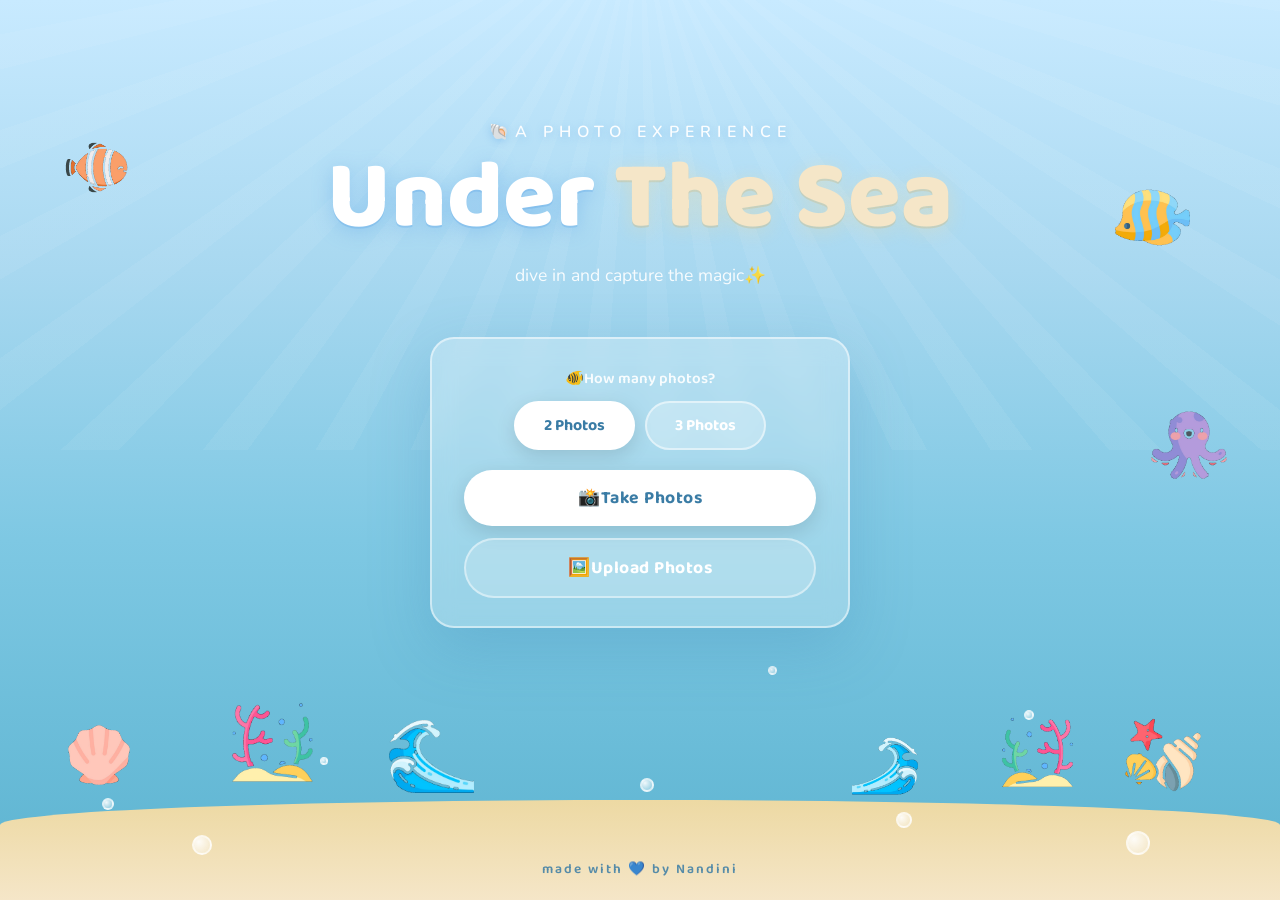
<file: index.html>
<!DOCTYPE html>
<html lang="en">
<head>
    <meta charset="UTF-8"/>
    <meta name="viewport" content="width=device-width, initial-scale=1.0"/>
    <title>Under The Sea🌊</title>
    <link rel="icon" type="image/x-icon" href="assets/favicon.ico"/>
    <link href="https://fonts.googleapis.com/css2?family=Baloo+2:wght@400;600;800&family=Nunito:wght@400;600&display=swap" rel="stylesheet"/>
    <link rel="stylesheet" href="css/style.css"/>
    <link rel="stylesheet" href="css/index.css"/>
</head>
<body>

<div class="ocean-bg"></div>
<div class="light-rays"></div>
<div class="sand-floor"></div>

<div class="content">
    <div class="title-wrap">
        <p class="subtitle">🐚a photo experience</p>
        <h1>Under <span>The Sea</span></h1>
        <p class="tagline">dive in and capture the magic✨</p>
    </div>

    <div class="booth-card glass-card">

        <!-- Photo count picker -->
        <p class="picker-label">🐠How many photos?</p>
        <div class="count-picker">
            <button class="count-btn active" data-count="2" onclick="selectCount(2)">2 Photos</button>
            <button class="count-btn" data-count="3" onclick="selectCount(3)">3 Photos</button>
        </div>

        <div class="btn-group">
            <button class="btn btn-primary" onclick="goToBooth(false)">
                📸Take Photos
            </button>
            <button class="btn btn-secondary" onclick="goToBooth(true)">
                🖼️Upload Photos
            </button>
        </div>
    </div>
</div>

<p class="credit">made with 💙 by Nandini</p>

<script src="js/assets.js"></script>
<script src="js/index.js"></script>
<script>
    let selectedCount = 2;

    function selectCount(n) {
        selectedCount = n;
        document.querySelectorAll(".count-btn").forEach(btn => {
            btn.classList.toggle("active", parseInt(btn.dataset.count) === n);
        });
    }

    function goToBooth(upload) {
        const url = upload
            ? `booth.html?upload=true&photos=${selectedCount}`
            : `booth.html?photos=${selectedCount}`;
        window.location.href = url;
    }
</script>
</body>
</html>
</file>
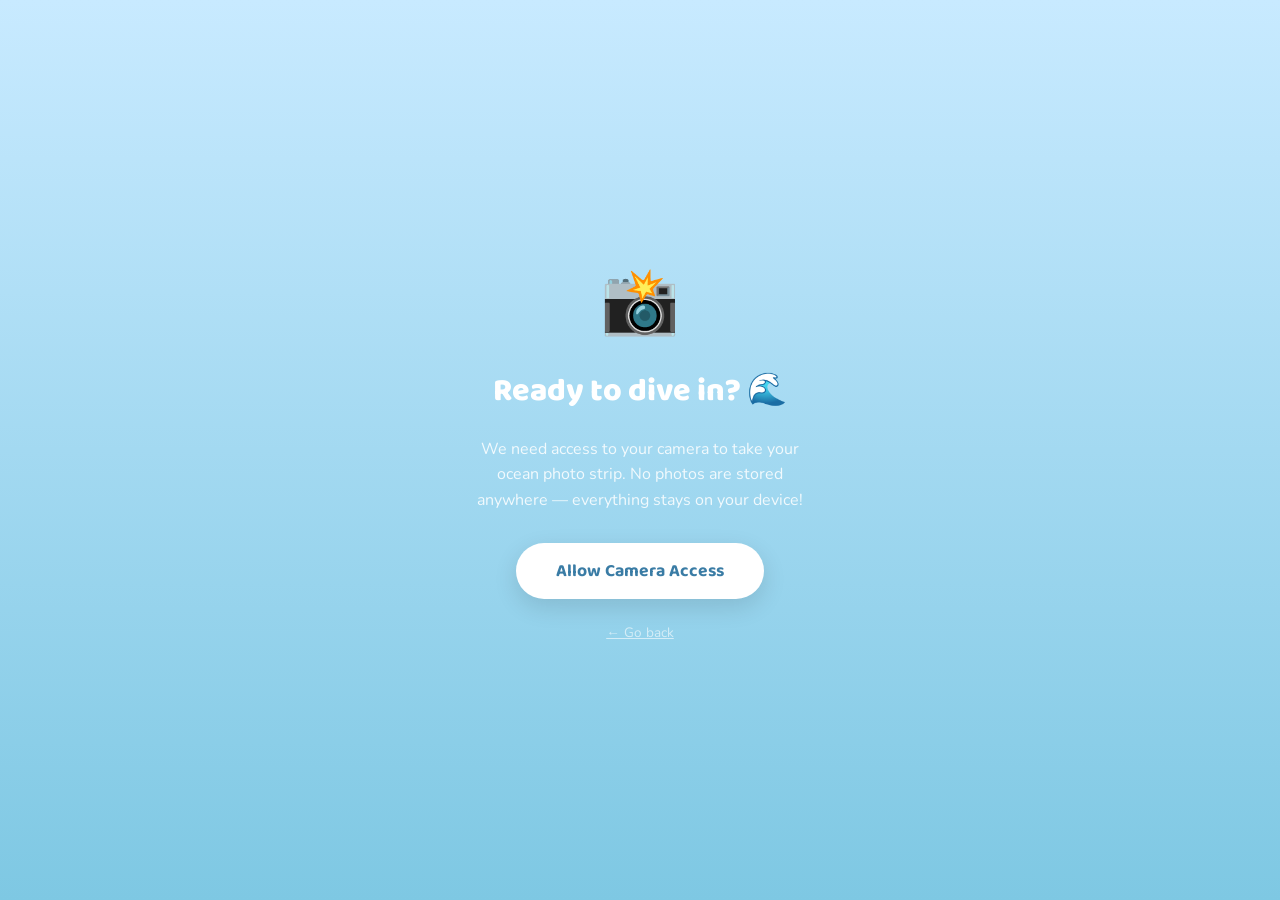
<file: booth.html>
<!DOCTYPE html>
<html lang="en">
<head>
    <meta charset="UTF-8"/>
    <meta name="viewport" content="width=device-width, initial-scale=1.0"/>
    <title>Under The Sea — Booth 📸</title>
    <link rel="icon" type="image/x-icon" href="assets/favicon.ico"/>
    <link href="https://fonts.googleapis.com/css2?family=Baloo+2:wght@400;600;800&family=Nunito:wght@400;600&display=swap" rel="stylesheet"/>
    <link rel="stylesheet" href="css/style.css"/>
    <link rel="stylesheet" href="css/booth.css"/>
</head>
<body>

<div class="light-rays"></div>
<div class="sand-floor"></div>
<div class="flash" id="flash"></div>

<!-- Permission Screen -->
<div class="permission-screen" id="permScreen">
    <div style="font-size:4rem">📸</div>
    <h2>Ready to dive in? 🌊</h2>
    <p>We need access to your camera to take your ocean photo strip. No photos are stored anywhere — everything stays on your device!</p>
    <button class="allow-btn" onclick="startCamera()">Allow Camera Access</button>
    <a href="index.html" style="color:rgba(255,255,255,.6);font-size:.85rem;margin-top:4px;">← Go back</a>
</div>

<!-- Nav -->
<nav>
    <a class="nav-logo" href="index.html">🌊 Under The Sea</a>
    <a class="nav-back" href="index.html">← Back</a>
</nav>

<!-- Main Layout -->
<div class="main">

    <!-- Camera -->
    <div class="camera-section">
        <div class="camera-frame" id="cameraFrame">
            <div class="frame-top">
                <span class="frame-top-title">✦ UNDER THE SEA ✦</span>
            </div>
            <video id="video" autoplay playsinline muted></video>
            <div class="countdown-overlay" id="countdownOverlay">
                <span class="countdown-number" id="countdownNum">3</span>
            </div>
            <div class="frame-bottom">
                <span class="frame-credit">by nandini ✦</span>
            </div>
        </div>

        <!-- Upload Mode Screen — slots injected by booth.js -->
        <div class="upload-screen" id="uploadScreen">
            <p class="upload-title">🖼️ Upload Your Photos</p>
            <p class="upload-subtitle" id="uploadSubtitle">Choose photos from your device</p>
            <div class="upload-slots" id="uploadSlots"></div>
            <p class="upload-status" id="uploadStatus">🐠 Upload your photos to create your strip!</p>
        </div>

        <p class="status-msg" id="statusMsg">🐠 Click capture to start your photo strip!</p>

        <button class="capture-btn" id="captureBtn" onclick="startCapture()">
            📸 Capture
        </button>
    </div>

    <!-- Strip Preview — slots injected by booth.js -->
    <div class="strip-section">
        <p class="section-label">📸 Your Strip</p>
        <div class="strip-wrapper glass-card">
            <div class="strip-inner" id="stripInner"></div>
            <div class="strip-bottom-deco"></div>
        </div>
        <button class="next-btn btn" id="nextBtn" onclick="goToStickers()">
            Add Stickers ✨
        </button>
    </div>

</div>

<canvas id="canvas" style="display:none;"></canvas>
<script src="js/assets.js"></script>
<script src="js/booth.js"></script>
</body>
</html>
</file>
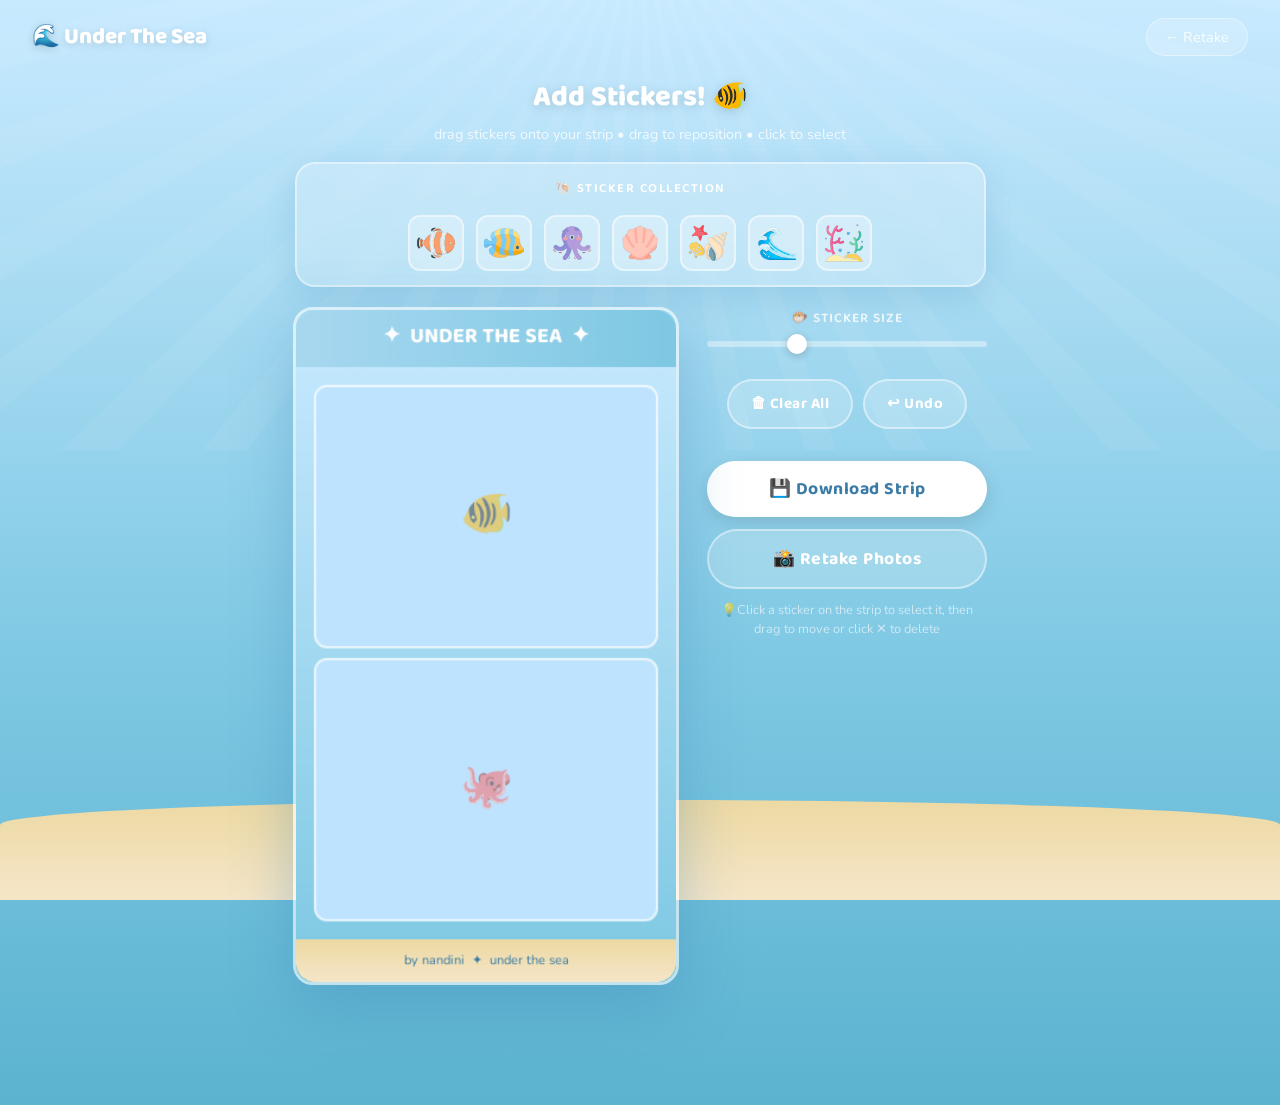
<file: stickers.html>
<!DOCTYPE html>
<html lang="en">
<head>
    <meta charset="UTF-8"/>
    <meta name="viewport" content="width=device-width, initial-scale=1.0"/>
    <title>Under The Sea — Add Stickers ✨</title>
    <link rel="icon" type="image/x-icon" href="assets/favicon.ico"/>
    <link href="https://fonts.googleapis.com/css2?family=Baloo+2:wght@400;600;800&family=Nunito:wght@400;600&display=swap" rel="stylesheet"/>
    <link rel="stylesheet" href="css/style.css"/>
    <link rel="stylesheet" href="css/stickers.css"/>
</head>
<body>

<div class="light-rays"></div>
<div class="sand-floor"></div>
<div class="dl-flash" id="dlFlash"></div>

<!-- Nav -->
<nav>
    <a class="nav-logo" href="index.html">🌊 Under The Sea</a>
    <a class="nav-back" href="booth.html">← Retake</a>
</nav>

<!-- Page Title -->
<div class="page-title">
    <h2>Add Stickers! 🐠</h2>
    <p>drag stickers onto your strip • drag to reposition • click to select</p>
</div>

<!-- Sticker Tray (populated by stickers.js) -->
<div class="sticker-tray" id="stickerTray">
    <div class="tray-label">🐚 sticker collection</div>
</div>

<!-- Main -->
<div class="main">

    <!-- Strip Canvas -->
    <div class="strip-wrapper">
        <div class="canvas-container" id="canvasContainer">
            <canvas id="stripCanvas"></canvas>
            <div id="stickerLayer"></div>
        </div>
    </div>

    <!-- Controls -->
    <div class="controls">
        <p class="control-label">🐡 sticker size</p>
        <input type="range" class="size-slider" id="sizeSlider" min="30" max="160" value="70"/>

        <div style="height:8px;"></div>

        <div class="btn-row">
            <button class="btn btn-secondary" onclick="clearStickers()">🗑 Clear All</button>
            <button class="btn btn-secondary" onclick="undoLast()">↩ Undo</button>
        </div>

        <div style="height:8px;"></div>

        <button class="btn btn-primary btn-full" onclick="downloadStrip()">
            💾 Download Strip
        </button>

        <button class="btn btn-secondary btn-full" onclick="window.location.href='booth.html'">
            📸 Retake Photos
        </button>

        <p class="hint">💡Click a sticker on the strip to select it, then drag to move or click ✕ to delete</p>
    </div>

</div>

<script src="js/assets.js"></script>
<script src="js/stickers.js"></script>
</body>
</html>
</file>
<file: css/style.css>
/* ============================================
   Under The Sea — Photo Booth
   style.css  |  shared across all pages
   ============================================ */

/* Google Fonts imported in each HTML head */

:root {
    --bg:      #D9F1FF;
    --surface: #BEE3FF;
    --accent:  #7BC3FF;
    --deep:    #5BA8E5;
    --sand:    #F5E6C8;
    --sand2:   #EDD9A3;
    --text:    #3A7CA5;
    --white:   #FFFFFF;

    --top-bar-1: #a8d8f0;
    --top-bar-2: #7ec8e3;
}

/* ── RESET ────────────────────────────────── */
*, *::before, *::after { margin:0; padding:0; box-sizing:border-box; }

body {
    font-family: 'Nunito', sans-serif;
    background: linear-gradient(180deg, #c8eaff 0%, #7ec8e3 60%, #5bb3d0 100%);
    min-height: 100vh;
    overflow-x: hidden;
    position: relative;
}

/* ── OCEAN BACKGROUND LAYERS ──────────────── */
.ocean-bg {
    position: fixed; inset: 0;
    background: linear-gradient(180deg,
    #c8eaff 0%, #a8d8f0 30%, #7ec8e3 60%, #5bb3d0 100%);
    z-index: 0;
}

.light-rays {
    position: fixed; top: -10%; left: 50%;
    transform: translateX(-50%);
    width: 200%; height: 60%;
    background: repeating-conic-gradient(
            from 0deg at 50% 0%,
            rgba(255,255,255,.06) 0deg 3deg,
            transparent 3deg 8deg
    );
    z-index: 0; pointer-events: none;
    animation: rayShimmer 8s ease-in-out infinite;
}

.sand-floor {
    position: fixed; bottom: 0; left: 0; right: 0; height: 100px;
    background: linear-gradient(180deg, var(--sand2) 0%, var(--sand) 100%);
    border-radius: 60% 60% 0 0 / 30px 30px 0 0;
    z-index: 1; pointer-events: none;
}

/* ── BUBBLES ──────────────────────────────── */
.bubble {
    position: fixed; border-radius: 50%;
    background: radial-gradient(circle at 30% 30%,
    rgba(255,255,255,.9), rgba(255,255,255,.2));
    border: 2px solid rgba(255,255,255,.6);
    animation: floatBubble linear infinite;
    z-index: 2; pointer-events: none;
}

/* ── FLOATING STICKERS (landing decorations) */
.float-sticker {
    position: fixed; z-index: 2; pointer-events: none;
    animation: floatBob ease-in-out infinite;
}
.sway {
    animation: sway ease-in-out infinite !important;
}
.side-sticker {
    position: fixed; z-index: 2; pointer-events: none;
    animation: floatBob ease-in-out infinite;
}

/* ── NAV ──────────────────────────────────── */
nav {
    position: relative; z-index: 20;
    display: flex; align-items: center; justify-content: space-between;
    padding: 18px 32px;
}
.nav-logo {
    font-family: 'Baloo 2', cursive; font-weight: 800; font-size: 1.4rem;
    color: white; text-decoration: none;
    text-shadow: 0 2px 10px rgba(0,0,0,.15);
}
.nav-back {
    font-family: 'Nunito', sans-serif; font-size: .9rem;
    color: rgba(255,255,255,.85); text-decoration: none;
    background: rgba(255,255,255,.2);
    border: 1.5px solid rgba(255,255,255,.4);
    border-radius: 50px; padding: 8px 18px;
    transition: all .2s;
}
.nav-back:hover { background: rgba(255,255,255,.35); transform: translateY(-2px); }

/* ── BUTTONS ──────────────────────────────── */
.btn {
    font-family: 'Baloo 2', cursive; font-weight: 700;
    border: none; border-radius: 50px;
    cursor: pointer; transition: all .2s;
    letter-spacing: .5px;
}
.btn-primary {
    background: white; color: var(--text);
    box-shadow: 0 6px 20px rgba(0,0,0,.12);
}
.btn-primary:hover  { transform: translateY(-3px); box-shadow: 0 12px 28px rgba(0,0,0,.18); }
.btn-secondary {
    background: rgba(255,255,255,.2); color: white;
    border: 2px solid rgba(255,255,255,.45);
}
.btn-secondary:hover { background: rgba(255,255,255,.35); transform: translateY(-2px); }
.btn:disabled { opacity: .5; cursor: not-allowed; transform: none !important; }

/* ── GLASS CARD ───────────────────────────── */
.glass-card {
    background: rgba(255,255,255,.25);
    backdrop-filter: blur(12px);
    border: 2px solid rgba(255,255,255,.5);
    border-radius: 24px;
    box-shadow: 0 20px 60px rgba(59,130,180,.25);
}

/* ── SECTION LABEL ────────────────────────── */
.section-label {
    font-family: 'Baloo 2', cursive; font-weight: 600; font-size: 1rem;
    color: white; letter-spacing: 2px; text-transform: uppercase;
    text-shadow: 0 2px 8px rgba(0,0,0,.15);
}

/* ── DOWNLOAD FLASH ───────────────────────── */
.dl-flash {
    position: fixed; inset: 0; z-index: 200;
    background: white; opacity: 0; pointer-events: none;
    transition: opacity .1s;
}
.dl-flash.active { opacity: 1; }

/* ── KEYFRAMES ────────────────────────────── */
@keyframes rayShimmer {
    0%, 100% { opacity: .4; }
    50%       { opacity: .8; }
}
@keyframes floatBubble {
    0%   { transform: translateY(0) scale(1);   opacity: .8; }
    100% { transform: translateY(-100vh) scale(.7); opacity: 0; }
}
@keyframes floatBob {
    0%, 100% { transform: translateY(0px)   rotate(0deg); }
    50%       { transform: translateY(-18px) rotate(3deg); }
}
@keyframes sway {
    0%, 100% { transform: rotate(-8deg) translateY(0); }
    50%       { transform: rotate(8deg)  translateY(-8px); }
}
@keyframes fadeDown {
    from { opacity: 0; transform: translateY(-30px); }
    to   { opacity: 1; transform: translateY(0); }
}
@keyframes fadeUp {
    from { opacity: 0; transform: translateY(30px); }
    to   { opacity: 1; transform: translateY(0); }
}
@keyframes countPop {
    0%   { transform: scale(1.8); opacity: 0; }
    40%  { transform: scale(.9);  opacity: 1; }
    100% { transform: scale(1);   opacity: 1; }
}
</file>
<file: css/index.css>
/* ============================================
   Under The Sea — Photo Booth
   index.css  |  landing page only
   ============================================ */

/* ── MAIN CONTENT ─────────────────────────── */
.content {
    position: relative; z-index: 10;
    display: flex; flex-direction: column;
    align-items: center; justify-content: center;
    min-height: 100vh;
    padding: 40px 20px 160px;
    text-align: center;
}

/* ── TITLE ────────────────────────────────── */
.title-wrap {
    margin-bottom: 10px;
    animation: fadeDown 1s ease both;
}
.subtitle {
    font-family: 'Nunito', sans-serif;
    font-size: 1rem;
    font-weight: 600;
    color: rgba(255,255,255,.95);
    letter-spacing: 6px;
    text-transform: uppercase;
    margin-bottom: 8px;
    animation: fadeDown 1s .2s ease both;
    text-shadow: 0 2px 8px rgba(91,163,229,.4);
}
h1 {
    font-family: 'Baloo 2', cursive; font-weight: 800;
    font-size: clamp(3rem, 9vw, 6rem);
    color: white; line-height: 1;
    text-shadow: 0 4px 20px rgba(91,163,229,.4), 0 2px 0 rgba(91,163,229,.3);
    margin-bottom: 6px;
    animation: fadeDown 1s .3s ease both;
}
h1 span {
    color: var(--sand);
    text-shadow: 0 4px 20px rgba(237,217,163,.4), 0 2px 0 rgba(200,170,100,.3);
}
.tagline {
    font-size: 1.1rem; color: rgba(255,255,255,.9);
    margin: 16px 0 40px;
    animation: fadeDown 1s .5s ease both;
}

/* ── BOOTH PREVIEW CARD ───────────────────── */
.booth-card {
    padding: 28px 32px;
    width: min(420px, 90vw);
    animation: fadeUp 1s .6s ease both;
    margin-bottom: 32px;
}
.strip-preview {
    display: flex; flex-direction: column; gap: 8px;
    margin-bottom: 24px;
}
.photo-slot {
    height: 100px;
    background: rgba(255,255,255,.4);
    border-radius: 12px;
    border: 2px dashed rgba(255,255,255,.7);
    display: flex; align-items: center; justify-content: center;
    color: rgba(255,255,255,.7); font-size: 2rem;
}
.strip-label {
    font-family: 'Baloo 2', cursive; font-size: .85rem; font-weight: 600;
    color: white; opacity: .7;
    text-transform: uppercase; letter-spacing: 2px;
    margin-bottom: 12px;
}
.btn-group {
    display: flex; flex-direction: column; gap: 12px; width: 100%;
}
.btn-group .btn { font-size: 1.1rem; padding: 14px 32px; }

/* ── CREDIT ───────────────────────────────── */
.credit {
    position: fixed; bottom: 20px; left: 50%;
    transform: translateX(-50%);
    font-family: 'Baloo 2', cursive;
    font-size: .85rem;
    font-weight: 600;
    color: var(--text-dark, #3A7CA5);
    z-index: 10;
    letter-spacing: 2px;
    opacity: 0.85;
    white-space: nowrap;
}
/* ── PHOTO COUNT PICKER ───────────────────── */
.picker-label {
    font-family: 'Baloo 2', cursive; font-size: .95rem; font-weight: 600;
    color: white; opacity: .9;
    margin-bottom: 10px; text-align: center;
}
.count-picker {
    display: flex; gap: 10px; justify-content: center;
    margin-bottom: 20px;
}
.count-btn {
    font-family: 'Baloo 2', cursive; font-size: 1rem; font-weight: 700;
    background: rgba(255,255,255,.25);
    color: white; border: 2px solid rgba(255,255,255,.5);
    border-radius: 50px; padding: 10px 28px;
    cursor: pointer; transition: all .2s;
}
.count-btn:hover {
    background: rgba(255,255,255,.4);
    border-color: white;
    transform: translateY(-2px);
}
.count-btn.active {
    background: white;
    color: var(--text);
    border-color: white;
    box-shadow: 0 6px 20px rgba(0,0,0,.12);
}
</file>
<file: css/booth.css>
/* ============================================
   Under The Sea — Photo Booth
   booth.css  |  camera capture page
   ============================================ */

/* ── MAIN LAYOUT ──────────────────────────── */
.main {
    position: relative; z-index: 10;
    display: flex; gap: 32px;
    align-items: flex-start; justify-content: center;
    padding: 10px 20px 120px;
    flex-wrap: wrap;
}

/* ── CAMERA SECTION ───────────────────────── */
.camera-section {
    display: flex; flex-direction: column;
    align-items: center; gap: 16px;
}

.camera-frame {
    position: relative;
    background: rgba(255,255,255,.2);
    backdrop-filter: blur(8px);
    border: 3px solid rgba(255,255,255,.6);
    border-radius: 20px; overflow: hidden;
    box-shadow: 0 20px 60px rgba(59,130,180,.3);
    width: min(460px, 90vw);
}

/* ocean frame top bar */
.frame-top {
    position: absolute; top: 0; left: 0; right: 0; height: 52px;
    background: linear-gradient(135deg, #a8d8f0, #7ec8e3);
    border-bottom: 3px solid rgba(255,255,255,.5);
    display: flex; align-items: center; justify-content: center;
    z-index: 5;
}
.frame-top-title {
    font-family: 'Baloo 2', cursive; font-weight: 800; font-size: 1.1rem;
    color: white; letter-spacing: 2px;
    text-shadow: 0 2px 8px rgba(0,0,0,.15);
}

/* ocean frame bottom bar */
.frame-bottom {
    position: absolute; bottom: 0; left: 0; right: 0; height: 40px;
    background: linear-gradient(135deg, var(--sand2), var(--sand));
    border-top: 3px solid rgba(255,255,255,.4);
    display: flex; align-items: center;
    justify-content: flex-end; padding-right: 12px;
    z-index: 5;
}
.frame-credit {
    font-size: .65rem; color: rgba(91,163,229,.8);
    font-family: 'Nunito', sans-serif;
}

/* mini decorations inside frame */
.frame-deco {
    position: absolute; z-index: 4; pointer-events: none;
    animation: floatBob ease-in-out infinite;
}

#video {
    display: block; width: 100%;
    aspect-ratio: 4/3; object-fit: cover;
    margin-top: 52px; margin-bottom: 40px;
    transform: scaleX(-1);
}

/* ── COUNTDOWN OVERLAY ────────────────────── */
.countdown-overlay {
    position: absolute; inset: 0; z-index: 15;
    display: flex; align-items: center; justify-content: center;
    background: rgba(0,0,0,.35); backdrop-filter: blur(2px);
    opacity: 0; pointer-events: none;
    transition: opacity .3s;
}
.countdown-overlay.active { opacity: 1; pointer-events: all; }

.countdown-number {
    font-family: 'Baloo 2', cursive; font-weight: 800;
    font-size: 9rem; color: white;
    text-shadow: 0 4px 30px rgba(0,0,0,.4);
    animation: countPop .8s ease;
}

/* ── CAMERA FLASH ─────────────────────────── */
.flash {
    position: fixed; inset: 0; z-index: 100;
    background: white; opacity: 0; pointer-events: none;
    transition: opacity .1s;
}
.flash.active { opacity: 1; }

/* ── CAPTURE BUTTON ───────────────────────── */
.capture-btn {
    font-family: 'Baloo 2', cursive; font-size: 1.15rem; font-weight: 700;
    background: white; color: var(--text);
    border: none; border-radius: 50px;
    padding: 15px 44px; cursor: pointer;
    box-shadow: 0 8px 24px rgba(0,0,0,.12);
    transition: all .2s;
    display: flex; align-items: center; gap: 10px;
}
.capture-btn:hover   { transform: translateY(-3px); box-shadow: 0 14px 32px rgba(0,0,0,.18); }
.capture-btn:disabled { opacity: .5; cursor: not-allowed; transform: none; }

.status-msg {
    font-size: .95rem; color: rgba(255,255,255,.9);
    min-height: 24px; text-align: center;
}

/* ── PHOTO STRIP PREVIEW ──────────────────── */
.strip-section {
    display: flex; flex-direction: column;
    align-items: center; gap: 16px;
}

.strip-wrapper {
    padding: 16px; width: min(220px, 85vw);
}

.strip-inner { display: flex; flex-direction: column; gap: 8px; }

.strip-slot {
    width: 100%; aspect-ratio: 4/3;
    background: rgba(255,255,255,.3);
    border-radius: 12px;
    border: 2px dashed rgba(255,255,255,.6);
    display: flex; align-items: center; justify-content: center;
    font-size: 2.5rem; overflow: hidden;
    transition: all .3s;
}
.strip-slot img {
    width: 100%; height: 100%; object-fit: cover; border-radius: 10px;
}

.strip-bottom-deco {
    display: flex; justify-content: center; gap: 8px;
    padding: 10px 0 4px;
}
.strip-bottom-deco img { width: 28px; height: 28px; object-fit: contain; }

/* ── NEXT BUTTON ──────────────────────────── */
.next-btn {
    font-family: 'Baloo 2', cursive; font-size: 1.05rem; font-weight: 700;
    background: white; color: var(--text);
    border: none; border-radius: 50px;
    padding: 13px 36px; cursor: pointer;
    box-shadow: 0 6px 20px rgba(0,0,0,.12);
    transition: all .2s;
    opacity: 0; pointer-events: none;
}
.next-btn.visible {
    opacity: 1; pointer-events: all;
    animation: fadeUp .5s ease;
}
.next-btn:hover { transform: translateY(-3px); box-shadow: 0 10px 28px rgba(0,0,0,.18); }

/* ── UPLOAD MODE SCREEN ───────────────────── */
.upload-screen {
    display: none;
    flex-direction: column; align-items: center; gap: 20px;
    width: min(460px, 90vw);
}

.upload-title {
    font-family: 'Baloo 2', cursive; font-weight: 800; font-size: 1.3rem;
    color: white; text-align: center;
    text-shadow: 0 2px 10px rgba(0,0,0,.15);
}
.upload-subtitle {
    font-size: .9rem; color: rgba(255,255,255,.8);
    text-align: center; margin-top: -12px;
}

.upload-slots {
    display: flex; flex-direction: column; gap: 14px; width: 100%;
}

.upload-slot {
    position: relative;
    width: 100%; height: 160px;
    background: rgba(255,255,255,.2);
    backdrop-filter: blur(8px);
    border: 3px dashed rgba(255,255,255,.6);
    border-radius: 16px; overflow: hidden;
    cursor: pointer; transition: all .2s;
    display: flex; align-items: center; justify-content: center;
}
.upload-slot:hover {
    background: rgba(255,255,255,.32);
    border-color: rgba(255,255,255,.9);
    transform: translateY(-2px);
}
.upload-slot-label {
    display: flex; flex-direction: column; align-items: center; gap: 6px;
    color: white; pointer-events: none; z-index: 1;
}
.upload-slot-label span:first-child { font-size: 2rem; }
.upload-slot-label span:last-child {
    font-family: 'Baloo 2', cursive; font-size: .95rem; font-weight: 600;
    opacity: .9;
}
.upload-slot input[type="file"] {
    position: absolute; inset: 0;
    opacity: 0; cursor: pointer; width: 100%; height: 100%;
}
#uploadPreview0, #uploadPreview1 {
    position: absolute; inset: 0; z-index: 2;
    pointer-events: none;
}

.upload-status {
    font-size: .95rem; color: rgba(255,255,255,.9);
    text-align: center; min-height: 24px;
}

/* ── PERMISSION SCREEN ────────────────────── */
.permission-screen {
    position: fixed; inset: 0; z-index: 50;
    background: linear-gradient(180deg, #c8eaff 0%, #7ec8e3 100%);
    display: flex; flex-direction: column;
    align-items: center; justify-content: center;
    gap: 20px; padding: 40px;
}
.permission-screen h2 {
    font-family: 'Baloo 2', cursive; font-weight: 800; font-size: 2rem;
    color: white; text-align: center;
}
.permission-screen p {
    color: rgba(255,255,255,.85); text-align: center;
    max-width: 340px; line-height: 1.6;
}
.allow-btn {
    font-family: 'Baloo 2', cursive; font-size: 1.1rem; font-weight: 700;
    background: white; color: var(--text);
    border: none; border-radius: 50px;
    padding: 14px 40px; cursor: pointer;
    box-shadow: 0 8px 24px rgba(0,0,0,.12);
    transition: all .2s; margin-top: 10px;
}
.allow-btn:hover { transform: translateY(-3px); box-shadow: 0 14px 32px rgba(0,0,0,.18); }
</file>
<file: css/stickers.css>
/* ============================================
   Under The Sea — Photo Booth
   stickers.css  |  sticker editor page
   ============================================ */

/* ── PAGE TITLE ───────────────────────────── */
.page-title {
    text-align: center; margin-bottom: 18px;
    position: relative; z-index: 10;
}
.page-title h2 {
    font-family: 'Baloo 2', cursive; font-weight: 800; font-size: 1.8rem;
    color: white; text-shadow: 0 2px 12px rgba(0,0,0,.15);
}
.page-title p {
    font-size: .9rem; color: rgba(255,255,255,.8); margin-top: 4px;
}

/* ── STICKER TRAY ─────────────────────────── */
.sticker-tray {
    position: relative; z-index: 10;
    display: flex; align-items: center; justify-content: center;
    gap: 12px; flex-wrap: wrap;
    margin: 0 auto 20px;
    background: rgba(255,255,255,.22);
    backdrop-filter: blur(10px);
    border: 2px solid rgba(255,255,255,.45);
    border-radius: 20px;
    padding: 14px 20px;
    width: fit-content; max-width: 90vw;
    box-shadow: 0 8px 32px rgba(59,130,180,.2);
}
.tray-label {
    font-family: 'Baloo 2', cursive; font-size: .8rem; font-weight: 600;
    color: white; letter-spacing: 1.5px; text-transform: uppercase;
    width: 100%; text-align: center; margin-bottom: 4px;
}
.sticker-item {
    width: 56px; height: 56px; cursor: grab;
    border-radius: 12px; padding: 6px;
    background: rgba(255,255,255,.3);
    border: 2px solid rgba(255,255,255,.5);
    transition: all .15s;
    display: flex; align-items: center; justify-content: center;
}
.sticker-item:hover {
    background: rgba(255,255,255,.5);
    transform: scale(1.15) translateY(-3px);
    box-shadow: 0 6px 18px rgba(0,0,0,.12);
}
.sticker-item img {
    width: 100%; height: 100%; object-fit: contain;
    pointer-events: none; user-select: none;
}

/* ── MAIN LAYOUT ──────────────────────────── */
.main {
    position: relative; z-index: 10;
    display: flex; gap: 28px;
    align-items: flex-start; justify-content: center;
    padding: 0 20px 120px; flex-wrap: wrap;
}

/* ── CANVAS WRAPPER ───────────────────────── */
.strip-wrapper {
    display: flex; flex-direction: column; align-items: center; gap: 14px;
}
.canvas-container {
    position: relative; border-radius: 20px; overflow: hidden;
    box-shadow: 0 20px 60px rgba(59,130,180,.35);
    border: 3px solid rgba(255,255,255,.6);
    cursor: crosshair;
}
#stripCanvas { display: block; }

/* ── STICKER LAYER (over canvas) ──────────── */
#stickerLayer {
    position: absolute; top: 0; left: 0;
    width: 100%; height: 100%;
    pointer-events: none;
}
.dropped-sticker {
    position: absolute; cursor: move;
    pointer-events: all; user-select: none;
    transition: filter .15s;
}
.dropped-sticker:hover {
    filter: drop-shadow(0 4px 8px rgba(0,0,0,.3));
}
.dropped-sticker.selected {
    outline: 2px dashed rgba(255,255,255,.8);
    outline-offset: 3px; border-radius: 6px;
}
.dropped-sticker img {
    width: 100%; height: 100%; object-fit: contain; pointer-events: none;
}
.sticker-del {
    position: absolute; top: -10px; right: -10px;
    width: 22px; height: 22px;
    background: #ff6b6b; color: white;
    border: none; border-radius: 50%;
    font-size: .75rem; cursor: pointer;
    display: flex; align-items: center; justify-content: center;
    box-shadow: 0 2px 6px rgba(0,0,0,.2); z-index: 5;
}

/* ── CONTROLS PANEL ───────────────────────── */
.controls {
    display: flex; flex-direction: column;
    align-items: center; gap: 12px;
    width: min(280px, 90vw);
}
.control-label {
    font-family: 'Baloo 2', cursive; font-size: .85rem; font-weight: 600;
    color: rgba(255,255,255,.8); letter-spacing: 1px; text-transform: uppercase;
    text-align: center;
}
.size-slider {
    width: 100%; -webkit-appearance: none;
    height: 6px; border-radius: 3px;
    background: rgba(255,255,255,.4); outline: none;
}
.size-slider::-webkit-slider-thumb {
    -webkit-appearance: none;
    width: 20px; height: 20px; border-radius: 50%;
    background: white; cursor: pointer;
    box-shadow: 0 2px 8px rgba(0,0,0,.2);
}
.btn-row {
    display: flex; gap: 10px; flex-wrap: wrap; justify-content: center;
}
.btn-row .btn { font-size: .95rem; padding: 11px 22px; }
.btn-full { width: 100%; font-size: 1.1rem; padding: 14px 28px; }
.hint {
    font-size: .8rem; color: rgba(255,255,255,.6);
    text-align: center; max-width: 260px; line-height: 1.5;
}
</file>
